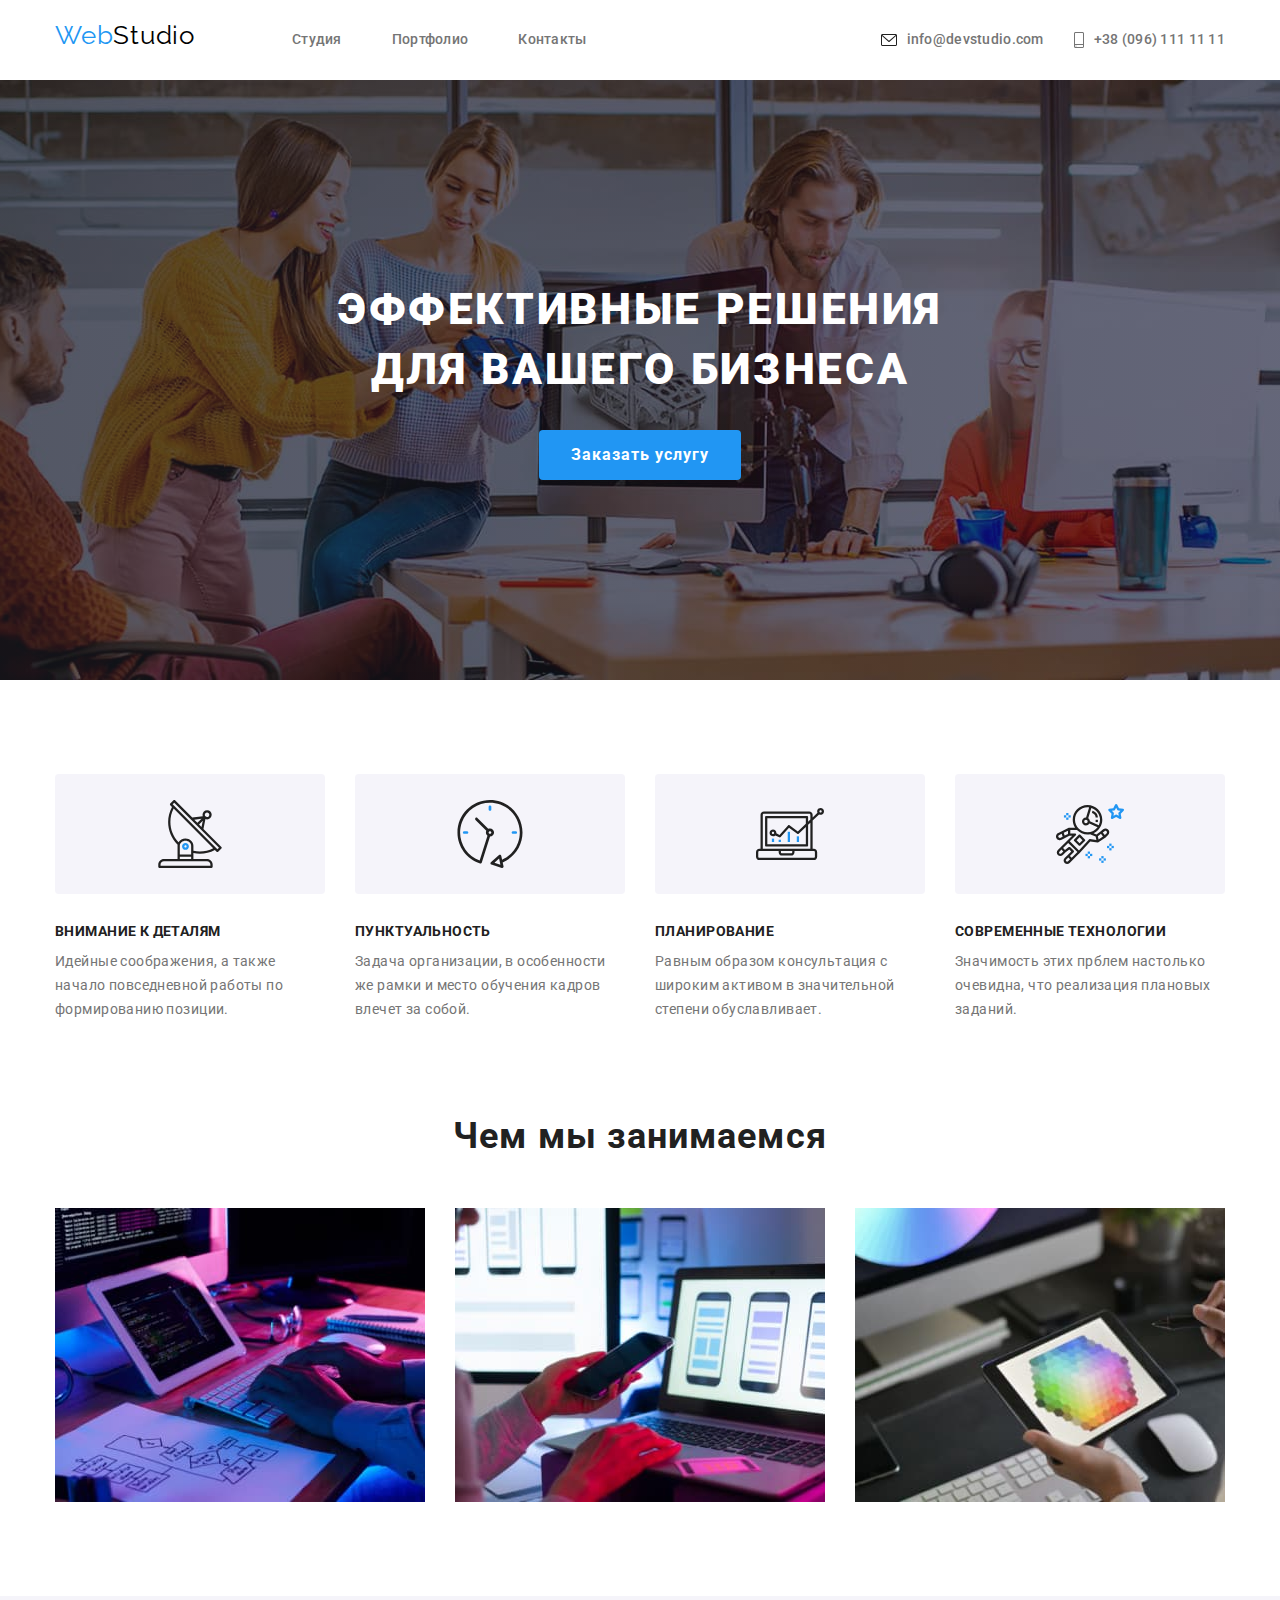
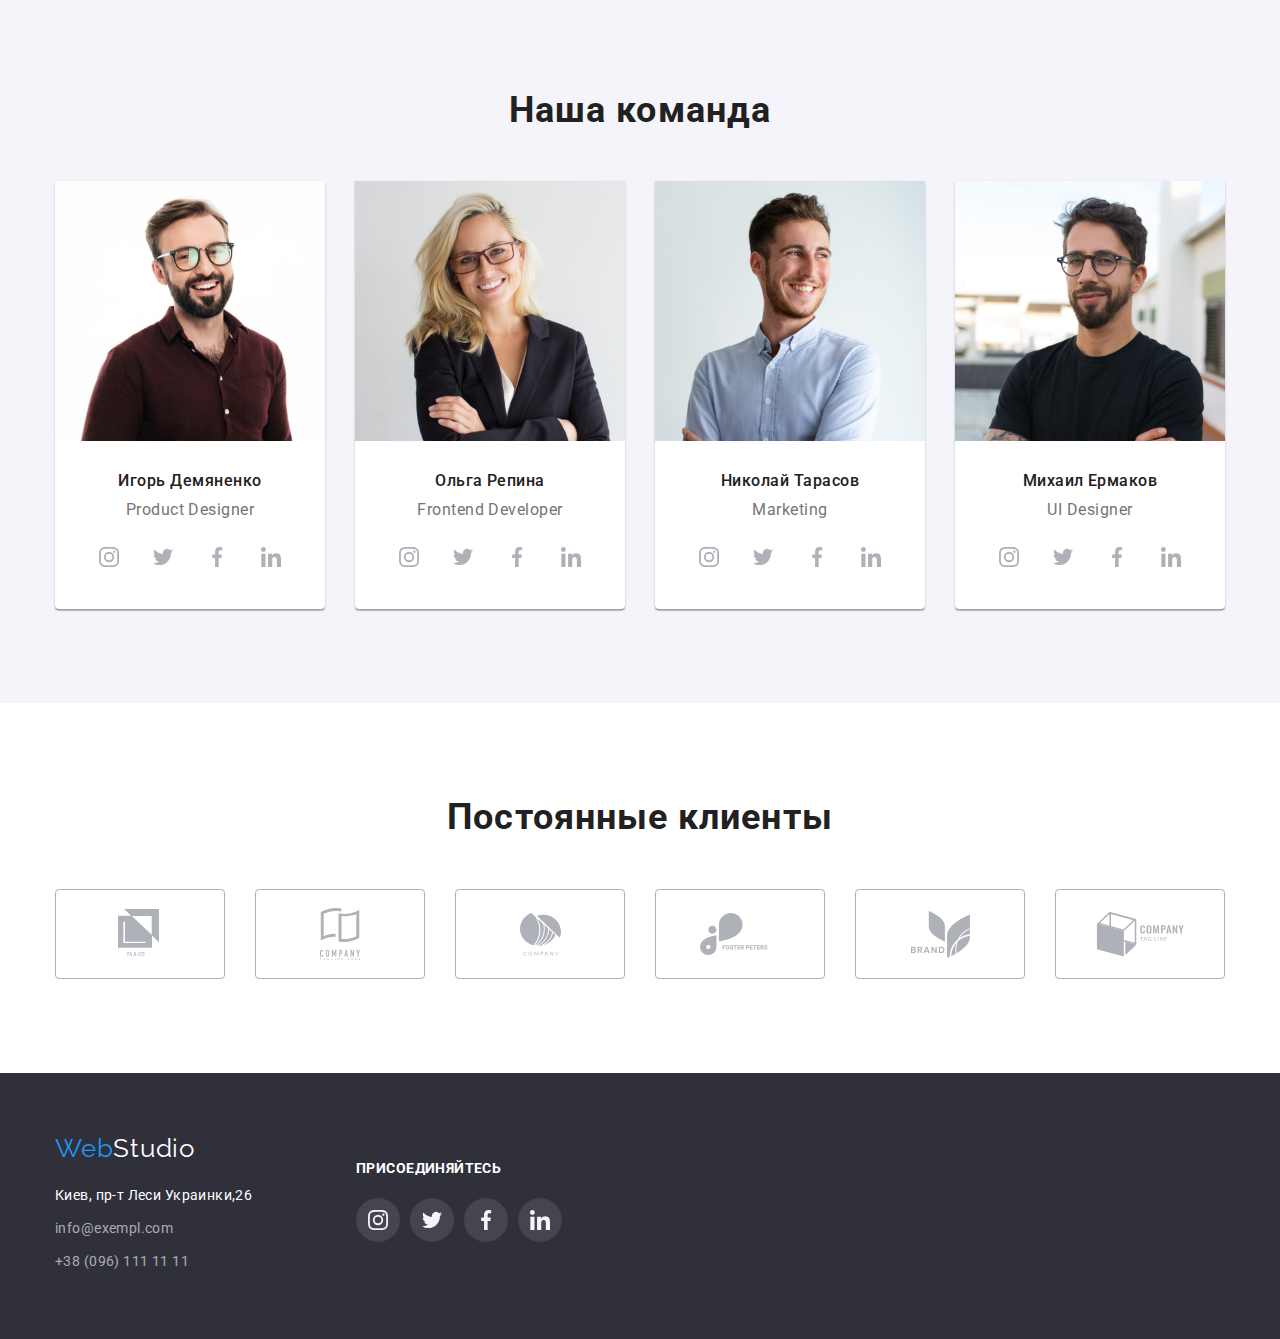
<file: index.html>
<!DOCTYPE html>
<html lang="ru">
  <head>
    <meta charset="UTF-8" />
    <meta name="viewport" content="width=device-width, initial-scale=1.0" />
    <title>Веб студия. Главная</title>
    <link
      href="https://fonts.googleapis.com/css2?family=Raleway:wght@700&family=Roboto:wght@400;500;700;900&display=swap"
      rel="stylesheet"
    />
    <link
      href="https://cdnjs.cloudflare.com/ajax/libs/modern-normalize/1.0.0/modern-normalize.min.css"
      rel="stylesheet"
    />
    <!-- параметр - fallback - заменен параметром swap в линке на гугл фонт.-->
    <!-- link rel="stylesheet" href="./css/normalize.css" /   -->
    <link rel="stylesheet" href="./css/common.css" />
    <link rel="stylesheet" href="./css/main.css" />
  </head>

  <body>
    <!-- Шапка страницы -->
    <header>
      <div class="container menu-nv">
        <!-- site-nav - Главная навигация -->
        <nav>
          <!-- logo Логотип, всегда ссылка -->
          <a href="./" lang="en" class="logo"
            >Web<span class="logo-black">Studio</span></a
          >
          <!-- site-nav - Ссылки на другие страницы или разделы текущей -->
          <ul class="list site-nav">
            <li class="li-site-nav">
              <a class="link current" href="./index.html">Студия</a>
            </li>
            <li class="li-site-nav">
              <a class="link" href="./html/portfolio.html">Портфолио</a>
            </li>
            <li class="li-site-nav">
              <a class="link" href="./">Контакты</a>
            </li>
          </ul>
        </nav>

        <!-- aus-nav, Contats -->
        <ul class="aus-nav list">
          <li class="mail-smartf">
            <a href="mailto:info@devstudio.com" class="link e-mail">
              <svg class="cnts-e-icon" width="16" height="12">
                <use href="./images/main/sprite-cl-gn.svg#envelope"></use>
              </svg>
              info@devstudio.com
            </a>
          </li>
          <li class="mail-smartf">
            <a href="tel:+380961111111" class="link smartphon">
              <svg class="cnts-s-icon" width="10" height="16">
                <use href="./images/main/sprite-cl-gn.svg#smartphone"></use>
              </svg>
              +38 (096) 111 11 11
            </a>
          </li>
        </ul>
      </div>
    </header>

    <!-- Уникальный контент страницы -->
    <main>
      <!-- Hero - Секция главная -->
      <section class="hero">
        <!--*розташування дає різницю*/-->
        <h1 class="hero-title">
          ЭФФЕКТИВНЫЕ РЕШЕНИЯ<br />
          ДЛЯ ВАШЕГО БИЗНЕСА
        </h1>
        <!-- order - Отображение кнопки  или-->
        <!-- service - Указываем ссыпку -->
        <a href="" class="button">Заказать услугу</a>
      </section>
      <!-- section advantage  - Секция преимуществ -->

      <section class="advntg">
        <div class="container">
          <ul class="list ul-advantage">
            <li class="li-advantage list-item-adv antenna">
              <h3 class="advantage-title">ВНИМАНИЕ К ДЕТАЛЯМ</h3>
              <p>
                Идейные соображения, а также начало повседневной работы по
                формированию позиции.
              </p>
            </li>
            <li class="li-advantage list-item-adv clock">
              <h3 class="advantage-title">ПУНКТУАЛЬНОСТЬ</h3>
              <p>
                Задача организации, в особенности же рамки и место обучения
                кадров влечет за собой.
              </p>
            </li>
            <li class="li-advantage list-item-adv diagram">
              <h3 class="advantage-title">ПЛАНИРОВАНИЕ</h3>
              <p>
                Равным образом консультация с широким активом в значительной
                степени обуславливает.
              </p>
            </li>
            <li class="li-advantage list-item-adv astronaut">
              <h3 class="advantage-title">СОВРЕМЕННЫЕ ТЕХНОЛОГИИ</h3>
              <p>
                Значимость этих прблем настолько очевидна, что реализация
                плановых заданий.
              </p>
            </li>
          </ul>
        </div>
      </section>

      <!-- section work -->

      <section class="section-work">
        <div class="container">
          <h2 class="section-title">Чем мы занимаемся</h2>
          <ul class="list lu-work">
            <li class="li-work img">
              <img
                src="./images/21.jpg"
                alt="Программист за работой, использует планшет, рукопись, набирая команды на клавиатуре."
                width="370"
              />
            </li>
            <li class="li-work img">
              <img
                src="./images/22.jpg"
                alt="Человек держит в руках айфон и работает на ноутбуке."
                width="370"
              />
            </li>
            <li class="li-work img">
              <img
                src="./images/23.jpg"
                alt="Дизайнер держит в руках планшет и выбирает цвет из изображенной палитры цветов."
                width="370"
              />
            </li>
          </ul>
        </div>
      </section>

      <!-- section staff -->
      <section class="section-staff">
        <div class="container">
          <!--*розташування дає різницю*/-->
          <h2 class="section-title">Наша команда</h2>
          <ul class="list lu-staff">
            <li class="li-staff outline-staff img">
              <img
                src="./images/31.jpg"
                alt="Фотография Игоря Демяненко Product Designer."
                width="270"
              />
              <div class="staff-pr max-wd">
                <h3 class="staff-title">Игорь Демяненко</h3>
                <p class="staff-p">Product Designer</p>

                <!--soc icon-->
                <ul class="list soc-icon-list">
                  <li class="soc-icon-item">
                    <a
                      class="soc-icon-link"
                      href="https://instagram.com"
                      target="_blank"
                      rel="noopener noreferrer"
                      aria-label="ссылка Инстаграм"
                    >
                      <svg class="soc-icon">
                        <use
                          href="./images/main/sprite.svg#instagram-grey"
                        ></use>
                      </svg>
                    </a>
                  </li>
                  <li class="soc-icon-item">
                    <a
                      class="soc-icon-link"
                      href="https://twitter.com"
                      target="_blank"
                      rel="noopener noreferrer"
                      aria-label="ссылка Твиттер"
                    >
                      <svg class="soc-icon">
                        <use href="./images/main/sprite.svg#twitter-grey"></use>
                      </svg>
                    </a>
                  </li>
                  <li class="soc-icon-item">
                    <a
                      class="soc-icon-link"
                      href="https://facebook.com"
                      target="_blank"
                      rel="noopener noreferrer"
                      aria-label="ссылка Фейсбук"
                    >
                      <svg class="soc-icon">
                        <use
                          href="./images/main/sprite.svg#facebook-grey"
                        ></use>
                      </svg>
                    </a>
                  </li>
                  <li class="soc-icon-item">
                    <a
                      class="soc-icon-link"
                      href="https://linkedin.com"
                      target="_blank"
                      rel="noopener noreferrer"
                      aria-label="ссылка Линкедин"
                    >
                      <svg class="soc-icon">
                        <use
                          href="./images/main/sprite.svg#linkedin-grey"
                        ></use>
                      </svg>
                    </a>
                  </li>
                </ul>
              </div>
            </li>
            <!--end soc icon -->
            <li class="li-staff outline-staff img">
              <img
                src="./images/32.jpg"
                alt="Фотография Ольги Репиной Frontend Developer."
                width="270"
              />
              <div class="staff-pr max-wd">
                <h3 class="staff-title">Ольга Репина</h3>
                <p class="staff-p">Frontend Developer</p>

                <!--soc icon-->
                <ul class="list soc-icon-list">
                  <li class="soc-icon-item">
                    <a
                      class="soc-icon-link"
                      href="https://instagram.com"
                      target="_blank"
                      rel="noopener noreferrer"
                      aria-label="ссылка Инстаграм"
                    >
                      <svg class="soc-icon">
                        <use
                          href="./images/main/sprite.svg#instagram-grey"
                        ></use>
                      </svg>
                    </a>
                  </li>
                  <li class="soc-icon-item">
                    <a
                      class="soc-icon-link"
                      href="https://twitter.com"
                      target="_blank"
                      rel="noopener noreferrer"
                      aria-label="ссылка Твиттер"
                    >
                      <svg class="soc-icon">
                        <use href="./images/main/sprite.svg#twitter-grey"></use>
                      </svg>
                    </a>
                  </li>
                  <li class="soc-icon-item">
                    <a
                      class="soc-icon-link"
                      href="https://facebook.com"
                      target="_blank"
                      rel="noopener noreferrer"
                      aria-label="ссылка Фейсбук"
                    >
                      <svg class="soc-icon">
                        <use
                          href="./images/main/sprite.svg#facebook-grey"
                        ></use>
                      </svg>
                    </a>
                  </li>
                  <li class="soc-icon-item">
                    <a
                      class="soc-icon-link"
                      href="https://linkedin.com"
                      target="_blank"
                      rel="noopener noreferrer"
                      aria-label="ссылка Линкедин"
                    >
                      <svg class="soc-icon">
                        <use
                          href="./images/main/sprite.svg#linkedin-grey"
                        ></use>
                      </svg>
                    </a>
                  </li>
                </ul>
              </div>
            </li>
            <!--end soc icon -->

            <li class="li-staff outline-staff img">
              <img
                src="./images/33.jpg"
                alt="Фотография Николая Тарасова Marketing."
                width="270"
              />
              <div class="staff-pr max-wd">
                <h3 class="staff-title">Николай Тарасов</h3>
                <p class="staff-p">Marketing</p>

                <!--soc icon-->
                <ul class="list soc-icon-list">
                  <li class="soc-icon-item">
                    <a
                      class="soc-icon-link"
                      href="https://instagram.com"
                      target="_blank"
                      rel="noopener noreferrer"
                      aria-label="ссылка Инстаграм"
                    >
                      <svg class="soc-icon">
                        <use
                          href="./images/main/sprite.svg#instagram-grey"
                        ></use>
                      </svg>
                    </a>
                  </li>
                  <li class="soc-icon-item">
                    <a
                      class="soc-icon-link"
                      href="https://twitter.com"
                      target="_blank"
                      rel="noopener noreferrer"
                      aria-label="ссылка Твиттер"
                    >
                      <svg class="soc-icon">
                        <use href="./images/main/sprite.svg#twitter-grey"></use>
                      </svg>
                    </a>
                  </li>
                  <li class="soc-icon-item">
                    <a
                      class="soc-icon-link"
                      href="https://facebook.com"
                      target="_blank"
                      rel="noopener noreferrer"
                      aria-label="ссылка Фейсбук"
                    >
                      <svg class="soc-icon">
                        <use
                          href="./images/main/sprite.svg#facebook-grey"
                        ></use>
                      </svg>
                    </a>
                  </li>
                  <li class="soc-icon-item">
                    <a
                      class="soc-icon-link"
                      href="https://linkedin.com"
                      target="_blank"
                      rel="noopener noreferrer"
                      aria-label="ссылка Линкедин"
                    >
                      <svg class="soc-icon">
                        <use
                          href="./images/main/sprite.svg#linkedin-grey"
                        ></use>
                      </svg>
                    </a>
                  </li>
                </ul>
              </div>
            </li>
            <!--end soc icon -->

            <li class="li-staff outline-staff img">
              <img
                src="./images/34.jpg"
                alt="Фотография Михаила Ермакова UI Designer."
                width="270"
              />
              <div class="staff-pr max-wd">
                <h3 class="staff-title">Михаил Ермаков</h3>
                <p class="staff-p">UI Designer</p>

                <!--soc icon-->
                <ul class="list soc-icon-list">
                  <li class="soc-icon-item">
                    <a
                      class="soc-icon-link"
                      href="https://instagram.com"
                      target="_blank"
                      rel="noopener noreferrer"
                      aria-label="ссылка Инстаграм"
                    >
                      <svg class="soc-icon">
                        <use
                          href="./images/main/sprite.svg#instagram-grey"
                        ></use>
                      </svg>
                    </a>
                  </li>
                  <li class="soc-icon-item">
                    <a
                      class="soc-icon-link"
                      href="https://twitter.com"
                      target="_blank"
                      rel="noopener noreferrer"
                      aria-label="ссылка Твиттер"
                    >
                      <svg class="soc-icon">
                        <use href="./images/main/sprite.svg#twitter-grey"></use>
                      </svg>
                    </a>
                  </li>
                  <li class="soc-icon-item">
                    <a
                      class="soc-icon-link"
                      href="https://facebook.com"
                      target="_blank"
                      rel="noopener noreferrer"
                      aria-label="ссылка Фейсбук"
                    >
                      <svg class="soc-icon">
                        <use
                          href="./images/main/sprite.svg#facebook-grey"
                        ></use>
                      </svg>
                    </a>
                  </li>
                  <li class="soc-icon-item">
                    <a
                      class="soc-icon-link"
                      href="https://linkedin.com"
                      target="_blank"
                      rel="noopener noreferrer"
                      aria-label="ссылка Линкедин"
                    >
                      <svg class="soc-icon">
                        <use
                          href="./images/main/sprite.svg#linkedin-grey"
                        ></use>
                      </svg>
                    </a>
                  </li>
                </ul>
              </div>
            </li>
            <!--end soc icon -->
          </ul>
        </div>
      </section>

      <!-- секція клієнтів -->
      <section class="section-clients">
        <div class="container">
          <h2 class="section-title">Постоянные клиенты</h2>
          <ul class="list clts-icon-list">
            <li class="clts-icon-item">
              <a
                class="clts-icon-link"
                href="./index.html"
                target="_blank"
                rel="noopener noreferrer"
                aria-label="ссылка YA&CO"
              >
                <svg class="clts-icon-o">
                  <use href="./images/main/sprite-cl-gn.svg#logo-1"></use>
                </svg>
              </a>
            </li>

            <li class="clts-icon-item">
              <a
                class="clts-icon-link"
                href="./index.html"
                target="_blank"
                rel="noopener noreferrer"
                aria-label="ссылка COMPANY  TAGLINE HERE"
              >
                <svg class="clts-icon-t">
                  <use href="./images/main/sprite-cl-gn.svg#logo-2"></use>
                </svg>
              </a>
            </li>
            <li class="clts-icon-item">
              <a
                class="clts-icon-link"
                href="./index.html"
                target="_blank"
                rel="noopener noreferrer"
                aria-label="ссылка COMPANY"
              >
                <svg class="clts-icon-th">
                  <use href="./images/main/sprite-cl-gn.svg#logo-3"></use>
                </svg>
              </a>
            </li>
            <li class="clts-icon-item">
              <a
                class="clts-icon-link"
                href="./index.html"
                target="_blank"
                rel="noopener noreferrer"
                aria-label="ссылка FOSTER PETERS"
              >
                <svg class="clts-icon-fr">
                  <use href="./images/main/sprite-cl-gn.svg#logo-4"></use>
                </svg>
              </a>
            </li>
            <li class="clts-icon-item">
              <a
                class="clts-icon-link"
                href="./index.html"
                target="_blank"
                rel="noopener noreferrer"
                aria-label="ссылка BREND"
              >
                <svg class="clts-icon-fv">
                  <use href="./images/main/sprite-cl-gn.svg#logo-5"></use>
                </svg>
              </a>
            </li>
            <li class="clts-icon-item">
              <a
                class="clts-icon-link"
                href="./index.html"
                target="_blank"
                rel="noopener noreferrer"
                aria-label="ссылка COMPANY TAG LINES"
              >
                <svg class="clts-icon-sx">
                  <use href="./images/main/sprite-cl-gn.svg#logo-6"></use>
                </svg>
              </a>
            </li>
          </ul>
        </div>
      </section>
      <!---->
    </main>

    <!-- Подвал страницы -->
    <footer>
      <div class="container flexbox">
        <!-- Адрес и контакты -->
        <div class="block-adr">
          <a href="./" lang="en" class="logo padd"
            >Web<span class="logo-white">Studio</span></a
          >
          <address class="address">
            Киев, пр-т Леси Украинки,26
            <a href="mailto:info@exempl.com" class="aus-footer"
              >info@exempl.com</a
            >
            <a href="tel:+380961111111" class="aus-footer"
              >+38 (096) 111 11 11</a
            >
          </address>
        </div>
        <!-- соц. контакты -->
        <div>
          <ul class="list flexbox">
            <li class="li-soccontact">
              <p class="soccontact-title">ПРИСОЕДИНЯЙТЕСЬ</p>
              <div class="flexbox">
                <ul class="list fsoc-icon-list">
                  <li class="fsoc-icon-item">
                    <a
                      class="fsoc-icon-link"
                      href="https://instagram.com"
                      target="_blank"
                      rel="noopener noreferrer"
                      aria-label="ссылка Инстаграм"
                    >
                      <svg class="fsoc-icon">
                        <use
                          href="./images/main/sprite.svg#instagram-grey"
                        ></use>
                      </svg>
                    </a>
                  </li>
                  <li class="fsoc-icon-item">
                    <a
                      class="fsoc-icon-link"
                      href="https://twitter.com"
                      target="_blank"
                      rel="noopener noreferrer"
                      aria-label="ссылка Твиттер"
                    >
                      <svg class="fsoc-icon">
                        <use href="./images/main/sprite.svg#twitter-grey"></use>
                      </svg>
                    </a>
                  </li>
                  <li class="fsoc-icon-item">
                    <a
                      class="fsoc-icon-link"
                      href="https://facebook.com"
                      target="_blank"
                      rel="noopener noreferrer"
                      aria-label="ссылка Фейсбук"
                    >
                      <svg class="fsoc-icon">
                        <use
                          href="./images/main/sprite.svg#facebook-grey"
                        ></use>
                      </svg>
                    </a>
                  </li>
                  <li class="fsoc-icon-item">
                    <a
                      class="fsoc-icon-link"
                      href="https://linkedin.com"
                      target="_blank"
                      rel="noopener noreferrer"
                      aria-label="ссылка Линкедин"
                    >
                      <svg class="fsoc-icon">
                        <use
                          href="./images/main/sprite.svg#linkedin-grey"
                        ></use>
                      </svg>
                    </a>
                  </li>
                </ul>
              </div>
            </li>
          </ul>
        </div>
      </div>
    </footer>
  </body>
</html>

<!-- абсолютные пути
                  <img src="https://www.figma.com/file/VQ02IIL57fc33U4GP1WEdf/Web-Studio-Version-2.0?node-id=1572%3A136"
                
                  <img src="https://www.figma.com/file/VQ02IIL57fc33U4GP1WEdf/Web-Studio-Version-2.0?node-id=1572%3A141"
             
                  <img src="https://www.figma.com/file/VQ02IIL57fc33U4GP1WEdf/Web-Studio-Version-2.0?node-id=1572%3A146"
    
                  <img src="https://www.figma.com/file/VQ02IIL57fc33U4GP1WEdf/Web-Studio-Version-2.0?node-id=1572%3A155"
                  
                  <img src="https://www.figma.com/file/VQ02IIL57fc33U4GP1WEdf/Web-Studio-Version-2.0?node-id=1572%3A183"
               
                  <img src="https://www.figma.com/file/VQ02IIL57fc33U4GP1WEdf/Web-Studio-Version-2.0?node-id=1572%3A211"
               
                  <img src="https://www.figma.com/file/VQ02IIL57fc33U4GP1WEdf/Web-Studio-Version-2.0?node-id=1572%3A239"  -->
</file>
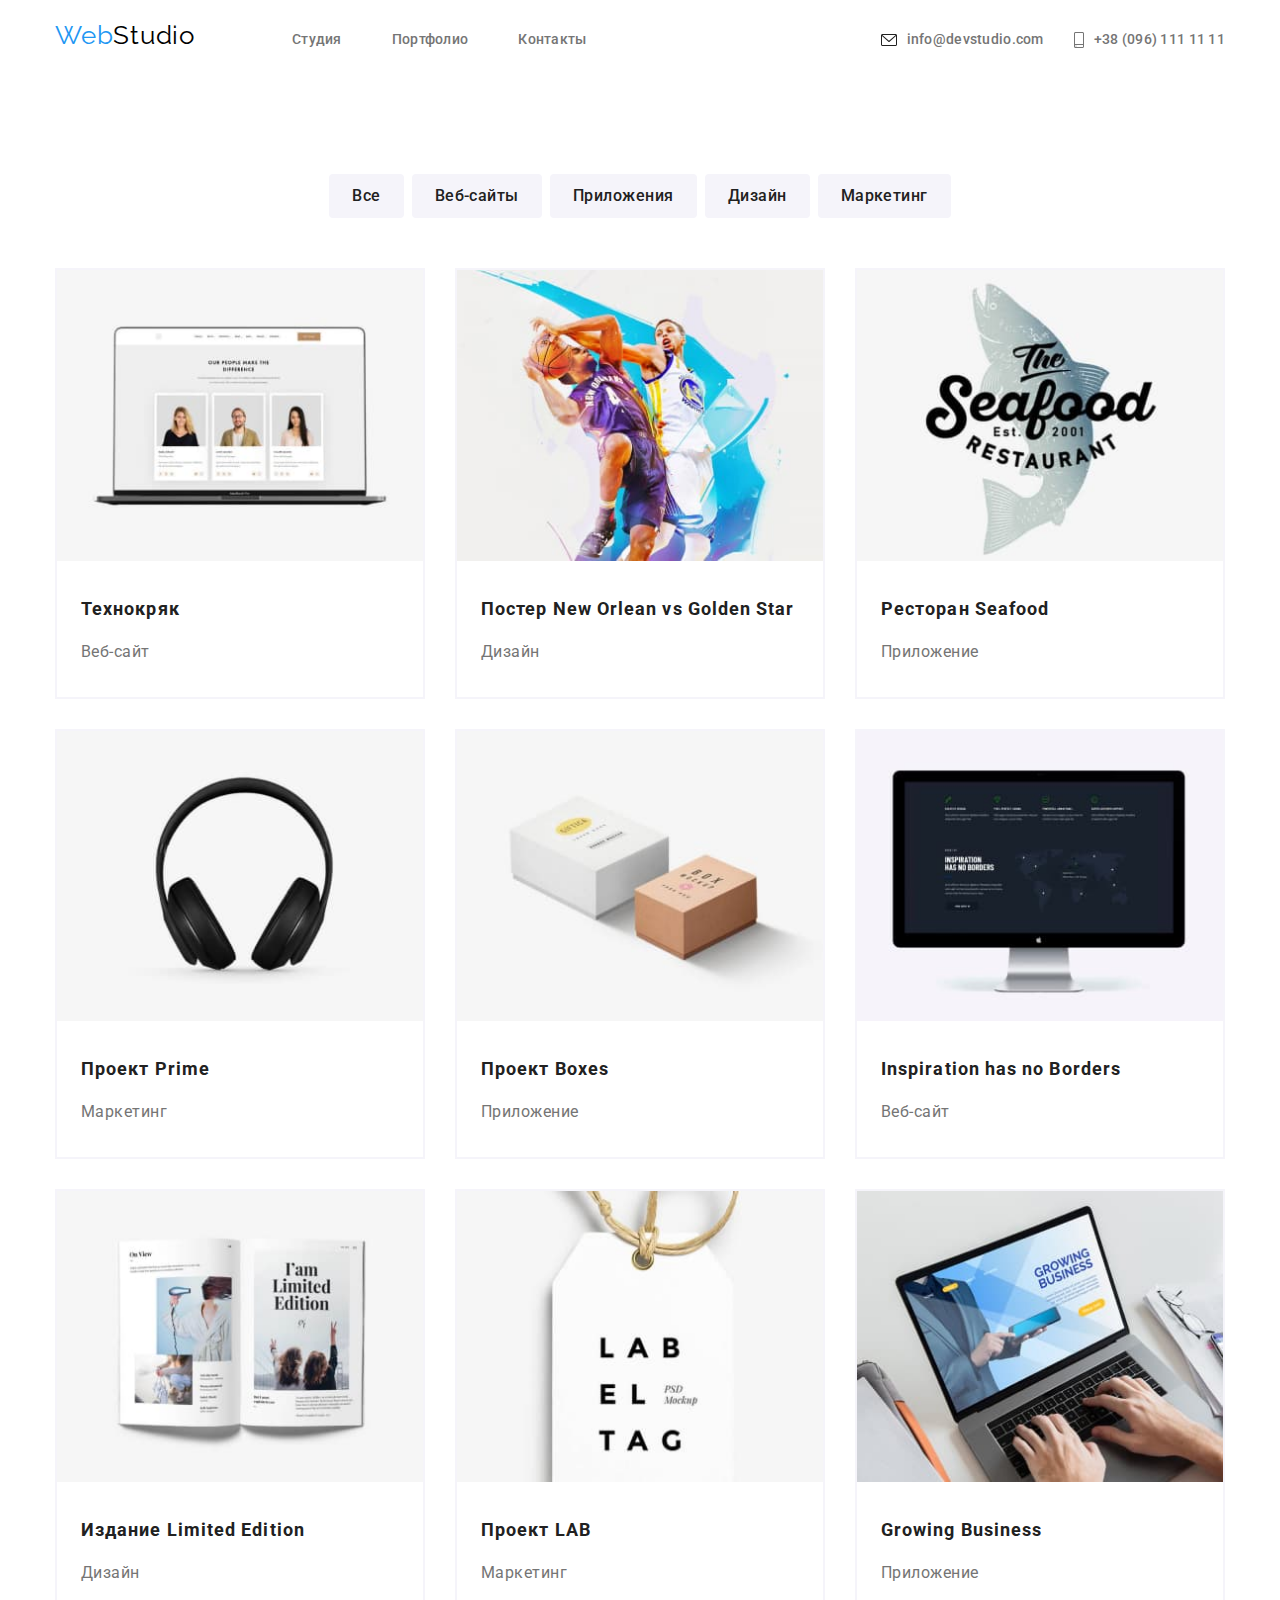
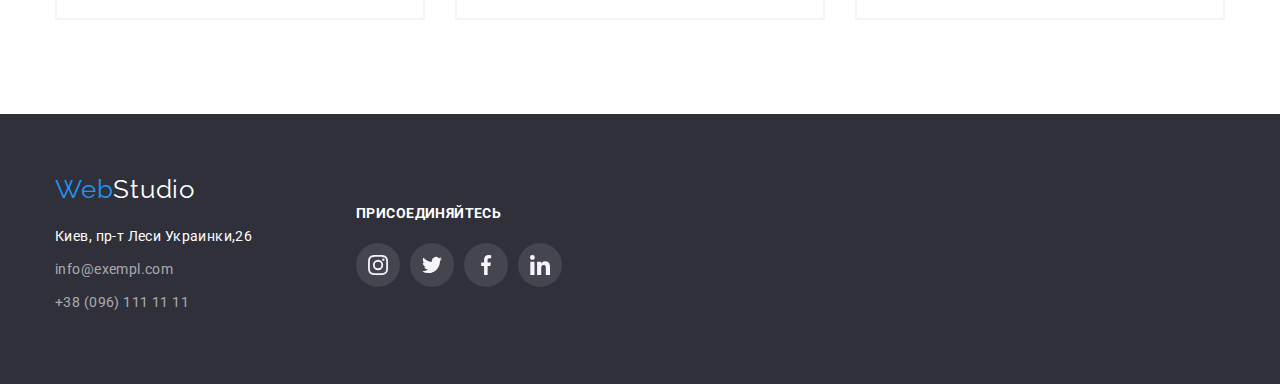
<file: html/portfolio.html>
<!DOCTYPE html>
<html lang="ru">
  <head>
    <meta charset="UTF-8" />
    <meta name="viewport" content="width=device-width, initial-scale=1.0" />
    <title>Portfolio</title>
    <link
      href="https://fonts.googleapis.com/css2?family=Raleway:wght@700&family=Roboto:wght@400;500;700;900&display=swap"
      rel="stylesheet"
    />
    <link
      href="https://cdnjs.cloudflare.com/ajax/libs/modern-normalize/1.0.0/modern-normalize.min.css"
      rel="stylesheet"
    />
    <!-- Див.на 2.34 год. вебінар Модуль 2. Вебинар №3. Основы CSS. Селекторы. Цвет -->
    <!-- link rel="stylesheet" href="./css/normalize.css" /   -->
    <link rel="stylesheet" href="../css/common.css" />
    <link rel="stylesheet" href="../css/portfolio.css" />
  </head>

  <!-- Контент страницы portfolio-->

  <body>
    <!-- Шапка страницы -->
    <header>
      <div class="container menu-nv">
        <!-- site-nav - Главная навигация -->
        <nav>
          <!-- logo Логотип, всегда ссылка -->
          <a href="../" lang="en" class="logo"
            >Web<span class="logo-black">Studio</span></a
          >
          <!-- site-nav - Ссылки на другие страницы или разделы текущей -->
          <ul class="list site-nav">
            <li class="li-site-nav">
              <a class="link current" href="../index.html">Студия</a>
            </li>
            <li class="li-site-nav">
              <a class="link" href="../html/portfolio.html">Портфолио</a>
            </li>
            <li class="li-site-nav">
              <a class="link" href="../">Контакты</a>
            </li>
          </ul>
        </nav>

        <!-- aus-nav, Contats -->
        <ul class="aus-nav list">
          <li class="mail-smartf">
            <a href="mailto:info@devstudio.com" class="link e-mail">
              <svg class="cnts-e-icon" width="16" height="12">
                <use href="../images/main/sprite-cl-gn.svg#envelope"></use>
              </svg>
              info@devstudio.com
            </a>
          </li>
          <li class="mail-smartf">
            <a href="tel:+380961111111" class="link smartphon">
              <svg class="cnts-s-icon" width="10" height="16">
                <use href="../images/main/sprite-cl-gn.svg#smartphone"></use>
              </svg>
              +38 (096) 111 11 11
            </a>
          </li>
        </ul>
      </div>
    </header>

    <main>
      <!-- навигация портфолио-->
      <section class="general">
        <div class="container">
          <ul class="filter-btn list topline">
            <li class="describe-btn">
              <button type="button">Все</button>
            </li>
            <li class="describe-btn">
              <button type="button">Веб-сайты</button>
            </li>
            <li class="describe-btn">
              <button type="button">Приложения</button>
            </li>
            <li class="describe-btn">
              <button type="button">Дизайн</button>
            </li>
            <li class="describe-btn">
              <button type="button">Маркетинг</button>
            </li>
          </ul>

          <!--  <h1> ПОРТФОЛИО </h1>      -->
          <ul class="list ul-dcrtn">
            <li class="block-li img outline-main">
              <!-- Рамка вокруг текста -->

              <a href=""
                ><img
                  src="../images/portfolio-img/hw-02-001.jpg"
                  alt="Изибражение контента веб-сайта."
                  width="370"
                />
                <div class="card-title">
                  <h2 class="name-work">Технокряк</h2>
                  <p class="type-work">Веб-сайт</p>
                </div>
              </a>

              <!--          <p class="describe-work">
                      Технокряк это современная площадка распространения коронавируса.
                      Компании используют эту платформу для цифрового шпионажа и атак
                      на защищенные сервера конкурентов.
                    </p> -->
            </li>
            <li class="block-li img outline-main">
              <!-- Рамка вокруг текста -->

              <a href=""
                ><img
                  src="../images/portfolio-img/hw-02-002.jpg"
                  alt="Изображение баскетболистов с мячем."
                  width="370"
                />
                <div class="card-title">
                  <h2 class="name-work">Постер New Orlean vs Golden Star</h2>
                  <p class="type-work">Дизайн</p>
                </div>
              </a>

              <!--          <p class="describe-work">
                      Технокряк это современная площадка распространения коронавируса.
                      Компании используют эту платформу для цифрового шпионажа и атак
                      на защищенные сервера конкурентов.
                    </p> -->
            </li>
            <li class="block-li img outline-main">
              <!-- Рамка вокруг текста -->

              <a href=""
                ><img
                  src="../images/portfolio-img/hw-02-003.jpg"
                  alt="Изображение афиши ресторана Seafood."
                  width="370"
                />
                <div class="card-title">
                  <h2 class="name-work">Ресторан Seafood</h2>
                  <p class="type-work">Приложение</p>
                </div>
              </a>

              <!--          <p class="describe-work">
                      Технокряк это современная площадка распространения коронавируса.
                      Компании используют эту платформу для цифрового шпионажа и атак
                      на защищенные сервера конкурентов.
                    </p> -->
            </li>

            <li class="block-li img outline-main">
              <!-- Рамка вокруг текста -->

              <a href=""
                ><img
                  src="../images/portfolio-img/hw-02-004.jpg"
                  alt="Изображение товара наушникм."
                  width="370"
                />
                <div class="card-title">
                  <h2 class="name-work">Проект Prime</h2>
                  <p class="type-work">Маркетинг</p>
                </div>
              </a>

              <!--          <p class="describe-work">
                      Технокряк это современная площадка распространения коронавируса.
                      Компании используют эту платформу для цифрового шпионажа и атак
                      на защищенные сервера конкурентов.
                      </p> -->
            </li>
            <li class="block-li img outline-main">
              <!-- Рамка вокруг текста -->

              <a href=""
                ><img
                  src="../images/portfolio-img/hw-02-005.jpg"
                  alt="Изображение упаковочных коробок."
                  width="370"
                />
                <div class="card-title">
                  <h2 class="name-work">Проект Boxes</h2>
                  <p class="type-work">Приложение</p>
                </div>
              </a>

              <!--          <p class="describe-work">
                      Технокряк это современная площадка распространения коронавируса.
                      Компании используют эту платформу для цифрового шпионажа и атак
                      на защищенные сервера конкурентов.
                    </p> -->
            </li>
            <li class="block-li img outline-main">
              <!-- Рамка вокруг текста -->

              <a href=""
                ><img
                  src="../images/portfolio-img/hw-02-006.jpg"
                  alt="Изображение презентации веб-сайта."
                  width="370"
                />
                <div class="card-title">
                  <h2 class="name-work">Inspiration has no Borders</h2>
                  <p class="type-work">Веб-сайт</p>
                </div>
              </a>

              <!--          <p class="describe-work">
                      Технокряк это современная площадка распространения коронавируса.
                      Компании используют эту платформу для цифрового шпионажа и атак
                      на защищенные сервера конкурентов.
                    </p> -->
            </li>
            <li class="block-li img outline-main">
              <!-- Рамка вокруг текста -->

              <a href=""
                ><img
                  src="../images/portfolio-img/hw-02-007.jpg"
                  alt="Изображение рекламного издания."
                  width="370"
                />
                <div class="card-title">
                  <h2 class="name-work">Издание Limited Edition</h2>
                  <p class="type-work">Дизайн</p>
                </div>
              </a>

              <!--          <p class="describe-work">
                      Технокряк это современная площадка распространения коронавируса.
                      Компании используют эту платформу для цифрового шпионажа и атак
                      на защищенные сервера конкурентов.
                    </p> -->
            </li>
            <li class="block-li img outline-main">
              <!-- Рамка вокруг текста -->

              <a href=""
                ><img
                  src="../images/portfolio-img/hw-02-008.jpg"
                  alt="Изображение бирка товара."
                  width="370"
                />
                <div class="card-title">
                  <h2 class="name-work">Проект LAB</h2>
                  <p class="type-work">Маркетинг</p>
                </div>
              </a>

              <!--          <p class="describe-work">
                      Технокряк это современная площадка распространения коронавируса.
                      Компании используют эту платформу для цифрового шпионажа и атак
                      на защищенные сервера конкурентов.
                    </p> -->
            </li>
            <li class="block-li img outline-main">
              <!-- Рамка вокруг текста -->

              <a href=""
                ><img
                  src="../images/portfolio-img/hw-02-009.jpg"
                  alt="Изображение презентации бизнеса на ноутбуке."
                  width="370"
                />
                <div class="card-title">
                  <h2 class="name-work">Growing Business</h2>
                  <p class="type-work">Приложение</p>
                </div>
              </a>

              <!--          <p class="describe-work">
                      Технокряк это современная площадка распространения коронавируса.
                      Компании используют эту платформу для цифрового шпионажа и атак
                      на защищенные сервера конкурентов.
                    </p> -->
            </li>
          </ul>
        </div>
      </section>
    </main>

    <!-- Подвал страницы -->
    <footer>
      <div class="container flexbox">
        <!-- Адрес и контакты -->
        <div class="block-adr">
          <a href="../" lang="en" class="logo padd"
            >Web<span class="logo-white">Studio</span></a
          >
          <address class="address">
            Киев, пр-т Леси Украинки,26
            <a href="mailto:info@exempl.com" class="aus-footer"
              >info@exempl.com</a
            >
            <a href="tel:+380961111111" class="aus-footer"
              >+38 (096) 111 11 11</a
            >
          </address>
        </div>
        <!-- соц. контакты -->
        <div>
          <ul class="list flexbox">
            <li class="li-soccontact">
              <p class="soccontact-title">ПРИСОЕДИНЯЙТЕСЬ</p>
              <div class="flexbox">
                <ul class="list fsoc-icon-list">
                  <li class="fsoc-icon-item">
                    <a
                      class="fsoc-icon-link"
                      href="https://instagram.com"
                      target="_blank"
                      rel="noopener noreferrer"
                      aria-label="ссылка Инстаграм"
                    >
                      <svg class="fsoc-icon">
                        <use
                          href="../images/main/sprite.svg#instagram-grey"
                        ></use>
                      </svg>
                    </a>
                  </li>
                  <li class="fsoc-icon-item">
                    <a
                      class="fsoc-icon-link"
                      href="https://twitter.com"
                      target="_blank"
                      rel="noopener noreferrer"
                      aria-label="ссылка Твиттер"
                    >
                      <svg class="fsoc-icon">
                        <use
                          href="../images/main/sprite.svg#twitter-grey"
                        ></use>
                      </svg>
                    </a>
                  </li>
                  <li class="fsoc-icon-item">
                    <a
                      class="fsoc-icon-link"
                      href="https://facebook.com"
                      target="_blank"
                      rel="noopener noreferrer"
                      aria-label="ссылка Фейсбук"
                    >
                      <svg class="fsoc-icon">
                        <use
                          href="../images/main/sprite.svg#facebook-grey"
                        ></use>
                      </svg>
                    </a>
                  </li>
                  <li class="fsoc-icon-item">
                    <a
                      class="fsoc-icon-link"
                      href="https://linkedin.com"
                      target="_blank"
                      rel="noopener noreferrer"
                      aria-label="ссылка Линкедин"
                    >
                      <svg class="fsoc-icon">
                        <use
                          href="../images/main/sprite.svg#linkedin-grey"
                        ></use>
                      </svg>
                    </a>
                  </li>
                </ul>
              </div>
            </li>
          </ul>
        </div>
      </div>
    </footer>
  </body>
</html>

<!-- абсолютные пути  не cкопировались  -->
</file>
<file: css/common.css>
:root {
  /*як селектор html для index.html
  Робимо об'яву своїх перемінних:*/
  --primary-text-color: #212121;
  --title-text-color: #757575;
  --accent-color: #2196f3;
  --primary-white-color: #ffffff;

  --secondary-bckgr-color: #2f303a;
  --secondary-grey-color: rgba(255, 255, 255, 0.6);
  --soc-icon-grey-color:  rgba(255, 255, 255, 0.1);
  --secondary-blacK-color: #000000;
  --button-bckgr-color: #f5f4fa;
  --soc-icon-color: #AFB1B8;
  --border-no-color: #00; /* 00 - полностью прозрачный */
}


body {
  background-color: var(--primary-white-color);
  color: var(--title-text-color);

  font-family: Roboto, Raleway, sans-serif;
  /*щрифт без насічок*/
  /*letter-spacing: 0.15em;   Унаслідковуване*/
}

.container {
  /*  центрування  */
  /*margin: 0 auto;*/
  margin-left: auto;
  margin-right: auto;
  width: 1200px; /* 1170 + 15 + 15 */
  padding-left: 15px;
  padding-right: 15px;

  /*outline: 2px solid tomato; /* слой */
  /* background-color: #fffbbb; / завжди використовуватити в роботі з container*/
}

/*  margin: 0 auto;  */

img {
  /*зняти margin в картиках*/
  display: block;
  max-width: 100%;
  height: auto;
}
a {
  text-decoration: none;
}

/*{ display: inline-block; /Превращает любой элемент в строчный, простой  текст */

/**** Site-nav  */
.menu-nv {
  display: flex;
  height: 80px;
  align-items: center;
}

.list {
  padding: 0; /* або пройтись через ліву крайню кнопку в F12 */
  margin: 0; /* або пройтись через ліву крайню кнопку в F12 */
           
  /* class для сброса стиля, например, точек при uL 
  и link для можно так же. M.2,Веб.З: 1.42.20 */
  list-style: none; 
}

/* logo */
.logo {
  display: inline-flex;
  color: var(--accent-color);
  font-family: Raleway, cursive;
  font-size: 26px;
  line-height: 1.19;
  /* identical to box height */
  letter-spacing: 0.03em;
  text-decoration: none; /*праює тільки зі ссилками*/
 }

.logo-black {
  margin-right: 93px; 
  color: var(--secondary-blacK-color);
}

.site-nav .link,
.aus-nav .link {
  display: block;
  align-items: center;
  padding-top: 32px;
  padding-bottom: 32px;

  color: var(--title-text-color);

  font-weight: 500;
  font-size: 14px;
  line-height: 1.14;
  letter-spacing: 0.02em;
}
/* очистка крайньої геометрії, 3-й варіант*/
.site-nav .li-site-nav + .li-site-nav { 
   margin-left: 50px; 
}

.site-nav {
  display: inline-flex;
}
.site-nav .link .current {
  display: block; /* зняти зазор перед елементом справа (для inline block - не застосовується)*/
  color: var(--accent-color);
}
.site-nav .link:hover,
.site-nav .link:focus {
  color: var(--accent-color);
  text-decoration: none; /*праює тільки зі ссилками*/
}


/* контакти:іконки mail-tel */
/* svg */

.cnts-e-icon {        /* <swg> */
  margin-right: 10px;
  /*width: 16px;
  height: 12px;*/
  fill: var(--primary-text-color);

}
.e-mail {             /* <a> */
  display: flex;
  align-items: center;
}

.cnts-s-icon {        /* <swg> */
  margin-right:10px;   
  /*width: 10px;
  height: 16px;*/
  fill: var(--title-text-color); /* перед цим з sprite.svg видалити fill */
}   
.smartphon {            /* <a> */
  display: flex;
  align-items: center;
}

.mail-smartf {    /* <li>  */
  display: flex;  
  align-items: center; 
 /* background-color: var(--soc-icon-grey-color);*/
 }

.mail-smartf .link  {
  display: flex;  /* зняти зазор перед елементом справа (для inline block - не застосовується) */
  padding-top: 32px;
  padding-bottom: 32px;
  align-items: center;
}
.aus-nav {     /* <ul> */
  display: flex;
  margin-left: auto;
}
.aus-nav .mail-smartf + .mail-smartf {    /* <li>  */
  margin-left: 30px;
}

.aus-nav .e-mail:hover .cnts-e-icon,
.aus-nav .smartphon:hover .cnts-s-icon {
  fill: var(--accent-color);
}
.aus-nav .e-mail:hover, 
.aus-nav .e-mail:focus, 
.aus-nav .smartphon:hover,
.aus-nav .smartphon:focus {
 color: var(--accent-color);
}


/* main */



/*  footer,  для portfolio, index */
.flexbox {
  display: flex;
}
/*footer background #2F303A*/

footer {
     /*  центрування  */
    /*margin: 0 auto;*/
  margin left: auto;
  margin right: auto;
  margin-top: 0;
  margin-bottom: 0;
/*  padding-left: 15px;
  padding-right: 15px; */
  padding-top: 0px;
  padding-bottom: 0px;
  background-color: var(--secondary-bckgr-color);
  color: var(--primary-white-color);
}
.block-adr{
  display: block;
  direction: column;
}
.padd {
padding-top: 60px;
}

/* logo */
.logo-white {
  color: var(--primary-white-color);
}
/* address */
.address {
  padding-bottom: 60px;
  width: 231px;
margin-right: 70px;
  margin-top: 20px;
  font-style: normal;
  font-weight: 400;
  font-size: 14px;
  line-height: 1.71; /* or 171% */
  letter-spacing: 0.03em;
}
.aus-footer {
  display: block;
  margin-top: 9px; 
  color: var(--secondary-grey-color);
  direction: column;
}
.aus-footer:hover,
.aus-footer:focus {
  /*ефект наведення M.2,Веб.З: 1.47.20 */
  color: var(--accent-color);
}
.li-soccontact{
 padding-top: 75px;
 padding-bottom: 97px;
 width: 206px;
 justify-content: flex-start 
} 
.soccontact-title {
margin-bottom: 20px;
font-weight: 700;
font-size: 14px;
line-height: 1.45;
letter-spacing: 0.03em;
 color: var(--primary-white-color);
}

/***  сщціальні  компоненти  ***/

.list .fsoc-icon-list {
  /* позиціонуємо елементи <ul>  в ряд, Практ. №8 1.50.59 */
  display: flex;
  justify-content: center; 
  padding-bottom: 0; 
}
.fsoc-icon-item:not(:last-child) {
  /* елементи <li> */
  margin-right: 10px;
}
.fsoc-icon {
  /* іконка <svg>*/
  height: 20px;
  width: 20px;
  fill: var(--button-bckgr-color); /* перед цим з sprite.svg видалити fill */

}
 .fsoc-icon-item .fsoc-icon-link{
  /* ссилка <a> */
  display: flex;
  justify-content: center;
  align-items: center;
  width: 44px;
  height: 44px;
  border-radius: 50%;
  background-color: var(--soc-icon-grey-color);
  /*  background-color: var(--primary-white-color); */
}
.fsoc-icon-link:hover {
  /* задаємо колір на ссилку при hover, Практ. №8 2.04.20  */
  background-color: var(--accent-color);
}
.fsoc-icon-item .fsoc-icon-link:hover .fsoc-icon {
  /* hover на ссилку */
  fill: var(--primary-white-color);
}

/*  .soc-icon {
 fill: var(--accent-color);
} */
</file>
<file: css/main.css>
/*hero*/
h1 {
  font-weight: 900;
  font-size: 44px;
  line-height: 1.36; /* or 136% */
  text-align: center;
  letter-spacing: 0.06em;
}

.hero-title {
  margin-top: 0;
  margin-bottom: 0;
}

.hero {
  /* height: 600px; центрування  margin: 0 auto; */
  margin-left: auto;
  margin-right: auto;
  padding-top: 200px;

  text-align: center; /*від цього елемента унаслідує .hero-title та .button */
  max-width: 1600px;
  height: 600px;
  outline: 1px, solid, blacK;
  background-image: linear-gradient(
      to right,
      rgba(33, 38, 48, 0.5),
      rgba(23, 23, 46, 0.3)
    ),
    url("../images/main/main-jpeg.jpg");
  background-position: center;
  background-repeat: no repeat;
  background-size: cover;
  background-color: var(--secondary-bckgr-color);
  color: var(--primary-white-color);

  /*background-color: #tomato; / завжди використовуватити в роботі з container*/
  /*margin-bottom: 100px; / margin, padding допоміжно використовуватити в роботі */
}

/* button - Системи кнопок M.2,Веб.З: 2.09.40 */
.hero a {
  text-decoration: none; /*праює тільки зі ссилками*/
}

.button {
  display: inline-block; /*щоб розвернути в горизонталь і запрацювали  padding горизонталі */
  border-radius: 4px;
  padding-left: 32px;
  padding-right: 32px;
  padding-top: 10px;
  padding-bottom: 10px;
  margin-top: 30px;

  border-style: none;
  /* border-color робимо прозорим якщо border є  transparent ; opacity: 0.5; */

  color: var(--primary-white-color);
  background-color: var(--accent-color);

  font-weight: 700;
  font-size: 16px;
  line-height: 1.87;
  letter-spacing: 0.06em;

  text-align: center;
}
.button:hover,
.button:focus {
  background-color: var(--accent-color);
  color: var(--secondary-grey-color);
}

section {
  color: var(--primary-text-color);
}

/* section advantage */
.advntg {
  padding-top: 94px;
}

.list-item-adv::before {
  width: 270px;
  height: 120px;
  margin: 0;
  margin-bottom: 30px;
  /* border-radius: ;
/* box-shadow: ;*/
  display: block;
  content: ""; /*обовязкова властивысть псевдоелемента, для йоно створення досить залишити пустим*/
  /*  border: 1px solid var(--accent-color); /* рамка */
  /*  outline: 1px solid red;*/

  background-size: 25%;
  background-repeat: no-repeat;
  background-position: center;
  background-color: var(--button-bckgr-color);
  border-radius: 4px;
  /* outline: 2px solid teal; /* слой */
}
.antenna::before {
  background-image: url("../images/main/icon-advntg/antenna.svg"); /*фонове зображення*/
}
.clock::before {
  background-image: url("../images/main/icon-advntg/clock.svg"); /*фонове зображення*/
}
.diagram::before {
  background-image: url("../images/main/icon-advntg/diagram.svg"); /*фонове зображення*/
}
.astronaut::before {
  background-image: url("../images/main/icon-advntg/astronaut.svg"); /*фонове зображення*/
}
/*.list-item-adv:nth child (4)::before{
  background-image: url("../images/main/icon-advntg/antenna.svg");} /*com* фонове зображення*/

.advantage-title {
  margin-top: 0;
  margin-bottom: 0;
  color: var(--primary-text-color);

  font-weight: 700;
  font-size: 14px;
  line-height: 1.14;
  letter-spacing: 0.03em;

  /* background-color: tomato; / завжди використовуватити в роботі з container*/
  /*margin-bottom: 100px; / margin, padding допоміжно використовуватити в роботі */
}

p {
  margin-top: 10px;
  margin-bottom: 0;

  color: var(--title-text-color);

  font-weight: 400;
  font-size: 14px;
  line-height: 1.71;
  letter-spacing: 0.03em;
}
.ul-advantage {
  display: flex; /*багатострочний flex контейнер для ul*/
  flex-wrap: wrap; /*перенос li-елементів строки*/
  /* align-items: center; */
  /* justify-content: center;  /створює проблему пустого місця*/
  /* max-lines: ; */
  /* background-color: teal;*/
  padding-top: 0;
}
.ul-advantage .li-advantage {
  /* width: 23.125%;  width: 270px; */
  width: calc((100% - 30px * 3) / 4);
  vertical-align: top;
  margin-bottom: 30px;
  margin-right: 30px;

  /* padding-bottom: 94px; */
  /*background-color: lightcoral;*/
}
.li-advantage:nth-child(4n) {
  margin-right: 0px; /* зносимо правий margin у 4-го елемента */
}
.li-advantage:nth-last-child(-n + 4) {
  margin-bottom: 0px; /* зносимо нижні margin у 4-х останніх елементів */
  padding-bottom: 94;
}
/*.li-advantage:not(nth-last-child(-n + 4)) { margin-bottom: 30px; } / встановлюєм margin всім крім 4-го елемента */

/*.ul-advantage .li-advantage {   margin-right: ;  }  */
/*.ul-advantage .li-advantage:last-child { margin-right: 0px;  } */
/*.ul-advantage .li-advantage:not(:last-child) {margin-right: 40px; } */
.ul-advantage .li-advantage + .li-advantage {
  /*сeлектор сусіда for display: flex | inline-flex*/
  /* color: */
}

/* section work */
.section-title {
  margin-top: 0;
  margin-bottom: 50px;
  padding-bottom: 0;
  color: var(--primary-text-color);

  font-weight: 700;
  font-size: 36px;
  line-height: 1.16;
  text-align: center;
  letter-spacing: 0.03em;
}
/*.section-work {
  margin-top: 0;
  margin-bottom: 94;}
/*  background-color: orchid; /* завжди використовуватити в роботі з conteiner*/

/* Заголовки з padding */

/* рамка */
.section-work {
  /* outline: 2px solid tomato;  */
  /*border: 1px transparent var(--button-bckgr-color); /* рамка */
  padding-top: 94px;
  padding-bottom: 94px;
  margin-bottom: 0;
  /* float: left; */
}
.lu-work {
  display: flex; /*багатострочний flex контейнер для ul*/
  flex-wrap: wrap; /*перенос li-елементів строки*/
  /* background-color: yellow; */
}

.lu-work .li-work {
  /* width: 370px;*/
  width: calc((100% - 30px * 2) / 3);
  margin-right: 30px;
  margin-bottom: 30px;
}
/* структурні псевдокласи */
.lu-work .li-work:nth-child(3n) {
  margin-right: 0px; /* зносимо правий margin у 3-го елемента */
}
.lu-work .li-work:nth-last-child(-n + 3) {
  margin-bottom: 0px; /* зносимо нижні margin у 3-х останніх елементів */
}

/* section staff  */
/* Заголовки + padding */

.section-staff {
  margin-top: 0;
  margin-bottom: 0;
  padding-top: 94px;
  padding-bottom: 94px;
  background-color: var(--button-bckgr-color);

  /* background-color: olive; /* завжди використовуватити в роботі з container*/
}

.outline-staff {
  /* рамка */
  /*  outline: 2px solid red;*/
  border: 1px transparent var(--button-bckgr-color);
  padding: 0;

  /*  float: left;*/
}

.lu-staff {
  display: flex; /*багатострочний flex контейнер для ul*/
  flex-wrap: wrap; /*перенос li-елементів строки*/
  /* background-color: rgb(99, 132, 194);*/
}
.lu-staff .li-staff {
  width: calc((100% - 30px * 3) / 4);
  /* width: 23.125%; */
  /* width: 270px;*/
  margin-right: 30px;
  margin-bottom: 30px;
  background-color: var(--primary-white-color);
  box-shadow: 0px 1px 3px rgba(0, 0, 0, 0.12), 0px 1px 1px rgba(0, 0, 0, 0.14),
    0px 2px 1px rgba(0, 0, 0, 0.2);
  border-radius: 0px 0px 4px 4px;
}
/* структурні псевдокласи */
.lu-staff .li-staff:nth-child(4n) {
  margin-right: 0px; /* зносимо правий margin у 4-го елемента */
}
.lu-staff .li-staff:nth-last-child(-n + 4) {
  margin-bottom: 0px; /* зносимо нижні margin у 4-х останніх елементів */
}
.max-wd {
  max-width: 100%;
}
.staff-pr {
  padding-top: 30px;
}

.staff-title {
  margin-bottom: 0px;
  margin-top: 0px;
  text-align: center;
  color: var(--primary-text-color);

  font-weight: 500;
  font-size: 16px;
  line-height: 1.19;
  letter-spacing: 0.03em;
}

.staff-p {
  margin-top: 10px;
  margin-bottom: 16px;
  text-align: center; /*від цього елемента унаслідує  */
  color: var(--title-text-color);

  font-weight: 400;
  font-size: 16px;
  line-height: 1.19;
  letter-spacing: 0.03em;
}
/***  сщціальні  компоненти  див. common.css !!! ***/
/***  сщціальні  компоненти  ***/
.soc-icon-list {
  /* позиціонуємо елементи <ul>  в ряд, Практ. №8 1.50.59 */
  display: flex;
  /*
  width: calc(100% - 30px * 5) / 6; */
  justify-content: center;
  padding-bottom: 30px;
}
.soc-icon-item:not(:last-child) {
  /* елементи <li> */
  margin-right: 10px;
}
.soc-icon {
  /* іконка <svg>*/
  height: 20px;
  width: 20px;
  fill: var(--soc-icon-color); /* перед цим з sprite.svg видалити fill */
}
.soc-icon-link {
  /* ссилка <a> */
  display: flex;
  justify-content: center;
  align-items: center;
  width: 44px;
  height: 44px;
  border-radius: 50%;
  background-color: var(--primary-white-color);

  /*  background-color: var(--primary-white-color); */
}
.soc-icon-link:hover {
  /* задаємо колір на ссилку при hover, Практ. №8 2.04.20  */
  background-color: var(--accent-color);
}
.soc-icon-item .soc-icon-link:hover .soc-icon {
  /* hover на ссилку */
  fill: var(--primary-white-color);
}

/*  .soc-icon {
 fill: var(--accent-color);
} */

/** секція клієнтів */
.section-clients {
  padding-top: 94px;
  padding-bottom: 94px;
}
.clts-icon-list {
  /* позиціонуємо елементи <ul>  в ряд */
  display: flex;
}
.clts-icon-item:not(:last-child) {
  /* елементи <li> */
  margin-right: 30px;
  margin-left: 0;
}
.clts-icon-link {
  /* ссилка <a> */
  display: flex;
  justify-content: center;
  align-items: center;
  width: 170px;
  height: 90px;
  background-color: var(--primary-white-color);
  border: 1px solid var(--soc-icon-color); /* рамка */
  border-radius: 4px;

  /* margin: 0;
  margin-bottom: 30px;
  background-size: 25%;
  background-repeat: no-repeat;
  background-position: center; */
}

/*.clts-icon-item .clts-icon-link */
.clts-icon-o {
  /* іконка <svg> */
  height: 50px;
  width: 45px;
  fill: var(--soc-icon-color);
  /* background-color: var(--soc-icon-color);*/
}
.clts-icon-t {
  /* іконка <svg> */
  height: 52px;
  width: 40px;
  fill: var(--soc-icon-color);
}
.clts-icon-th {
  /* іконка <svg> */
  height: 43px;
  width: 41px;
  fill: var(--soc-icon-color);
}
.clts-icon-fr {
  /* іконка <svg> */
  height: 43px;
  width: 80px;
  fill: var(--soc-icon-color);
}
.clts-icon-fv {
  /* іконка <svg> */
  height: 47px;
  width: 59px;
  fill: var(--soc-icon-color);
}
.clts-icon-sx {
  /* display: block; іконка <svg> */
  height: 45px;
  width: 89px;
  fill: var(--soc-icon-color);
}

.clts-icon-link:hover {
  border: 1px solid var(--accent-color);
}
.clts-icon-item .clts-icon-link:hover .clts-icon-o {
  fill: var(--accent-color);
}
.clts-icon-item .clts-icon-link:hover .clts-icon-t {
  fill: var(--accent-color);
}
.clts-icon-item .clts-icon-link:hover .clts-icon-th {
  fill: var(--accent-color);
}
.clts-icon-item .clts-icon-link:hover .clts-icon-fr {
  fill: var(--accent-color);
}
.clts-icon-item .clts-icon-link:hover .clts-icon-fv {
  fill: var(--accent-color);
}
.clts-icon-item .clts-icon-link:hover .clts-icon-sx {
  fill: var(--accent-color);
}
</file>
<file: css/portfolio.css>
/* Боаузер читає зправа наліво !!!   */

/* body {
  background-color: #ffffff;
  color: #212121;} --*/
/* button - Системи кнопок M.2,Веб.З: 2.09.40 */
.general {
  padding-top: 94px;
  padding-bottom: 94px;
  /*outline: 2px solid tomato; /* слой */
  /*border: 2px none; var(--button-bckgr-color); /* Убираем границу */
  /*border: 2px solid var(--button-bckgr-color);*/
  background-color: var(--primary-white-color);
}

.filter-btn {
  display: flex;
  margin-top: 0;
  margin-bottom: 0;
  justify-content: center;

  /* background-color: orchid; / завжди використовуватити в роботі з container*/
}
.topline {
  /*вертикаль */
  margin-top: 0px;
  margin-bottom: 50px;
}
.describe-btn button {
  border-radius: 4px;
  padding-left: 22px;
  padding-right: 22px;
  padding-top: 8px;
  padding-bottom: 8px;
  min-width: 73px;
  max-width: 150px;
  border-style: none;
  /* border-color робимо прозорим якщо border є  transparent ; opacity: 0.5; */
  /* margin-right: 8px; */
  color: var(--primary-text-color);
  background-color: var(--button-bckgr-color);
  border: 1px solid transparent;

  font-weight: 500;
  font-size: 16px;
  line-height: 1.62; /* identical to box height, or 162% */
  text-align: center;
  letter-spacing: 0.03em;
  /* 
padding: 12px 24px;
display: inline-block; / Превращает любой элемент в строчный, простой  текст/
border: 1px solid black; */
}

/* очистка крайньої геометрії, 2-й варіант */
.filter-btn .describe-btn + .describe-btn {
  margin-left: 8px; /* дати по 8рх мыж елементами вліво */
}

.describe-btn button:hover {
  color: var(--primary-white-color);
  background-color: var(--accent-color);
  box-shadow: 0px 3px 1px rgba(0, 0, 0, 0.1), 0px 1px 2px rgba(0, 0, 0, 0.08),
    0px 2px 2px rgba(0, 0, 0, 0.12);
  border-radius: 4px;
  border: 1px solid var(--border-no-color);
}

.describe-btn button:focus {
  color: var(--primary-white-color);
  background-color: var(--accent-color);
  box-shadow: 0px 3px 1px rgba(0, 0, 0, 0.1), 0px 1px 2px rgba(0, 0, 0, 0.08),
    0px 2px 2px rgba(0, 0, 0, 0.12);
  border-radius: 4px;
  border: 1px solid var(--accent-color);
}
/* main */
.section-dcrtn {
  margin: 0;

  /*border-style: solid var(--secondary-bckgr-color);*/
  /*background-color: teal;*/
}
.ul-dcrtn {
  display: flex; /*багатострочний flex контейнер для ul*/
  flex-wrap: wrap; /*перенос li-елементів строки*/
  /* vertical-align: 0%;*/
  /* align-items: center; */
  /* justify-content: center;  /створює проблему пустого місця*/
  /* max-lines: ; */
  /* background-color: teal;*/
  align-items: center;

  max-lines: ;
  block-size: 0%;
}
.ul-dcrtn .block-li {
  width: calc((100% - 30px * 2) / 3);
  /*vertical-align: top;*/
  margin-right: 30px;

  /* padding-bottom: 94px; */
  /*background-color: lightcoral;*/
}
/* структурні псевдокласи */
.block-li:nth-child(3n) {
  margin-right: 0px;
  /* зносимо правий margin у 3-го елемента */
}
.ul-dcrtn .block-li::nth-last-child(-n + 3) {
  margin-bottom: 0px;
} /* зносимо нижні margin у 3-х останніх елементів */

.block-li:not(:nth-last-child(-n + 3)) {
  margin-bottom: 30px;
} /* зносимо нижні margin у 3-х останніх елементів */

/*.block-li {
 margin-bottom: 30px; 
}*/
.block-li:not(:nth-last-child(-n + 3)) {
  margin-bottom: 30px;
} /* зносимо нижні margin у 3-х останніх елементів */

/* структурні псевдокласи */
/*.block-li:nth-child(3n) {
  margin-right: 0px; /* зносимо правий margin у 4-го елемента */
/*
.ul-dcrtn .block-li:nth-last-child(-n + 3){
  margin-bottom: 0px; }/* зносимо нижні margin у 4-х останніх елементів */

/*.li-advantage:not(nth-last-child(-n + 4)) { margin-bottom: 30px; } / встановлюєм margin всім крім 4-го елемента */

/*.ul-advantage .li-advantage {   margin-right: ;  }  */
/*.ul-advantage .li-advantage:last-child { margin-right: 0px;  } */
/*.ul-advantage .li-advantage:not(:last-child) {margin-right: 40px; } */
/*.ul-dcrtn .li-advantage + .li-advantage {
  /*сeлектор сусіда for display: flex | inline-flex*/
/* color: */

/*.ul-dcrtn .block-li + .block-li {
  margin-left: 0px;} /* дати по 8рх мiж елементами вліво */

.outline-main {
  /* рамка */
  /* outline: 2px solid tomato; */
  border: 2px solid var(--button-bckgr-color);
  padding: 0;
  /*  float: left; */
}
.outline-main:hover {
  border: 2px solid var(--button-bckgr-color);
  padding: 0;
  box-shadow: 0px 1px 1px rgba(0, 0, 0, 0.12), 0px 4px 4px rgba(0, 0, 0, 0.06),
    1px 4px 6px rgba(0, 0, 0, 0.16);
  /*  float: left; */
}

.card-title {
  padding-top: 30px;
  padding-bottom: 30px;
  padding-left: 24px;
  padding-right: 24px;
  margin: 0;
}

.name-work {
  margin: 0;
  color: var(--primary-text-color);

  font-weight: 700;
  font-size: 18px;
  line-height: 2; /* identical to box height, or 200% */
  letter-spacing: 0.06em;
}

.type-work {
  margin-top: 10px;
  margin-bottom: 0px;
  color: var(--title-text-color);

  font-weight: 400;
  font-size: 16px;
  line-height: 1.87; /* identical to box height, or 187% */
  letter-spacing: 0.03em;
}
/*.plastyr {
  margin: 0; 
  background-color: var(--primary-white-color);
  padding-bottom: 30px;}*/
/*outline: 2px solid tomato; /* слой */
/*border: 2px none; var(--button-bckgr-color); /* Убираем границу */

/*border: 2px solid var(--button-bckgr-color);*/

/*
.describe-work {
  color: var(--title-text-color);
  font-weight: 400;
  font-size: 14px;
  line-height: 1.71; 
  letter-spacing: 0.03em;

*/

/* filter nav 
.filter-nav .link {
  color: var(--accent-color);
}
.filter-nav .link:hover,
.filter-nav .link:focus {
  color: var(--title-text-color);
}  */

/*hero/
.hero-title {
  color: var(--title-text-color);
}    */
/*section/
.section-title {
  color: var(--title-text-color);
} 
*/
/*feature/
.feature-list .title {
  color: var(--title-text-color);
}
*/

/*examples/
.work-list .title {
  color: var(--title-text-color);
}
*/
</file>
